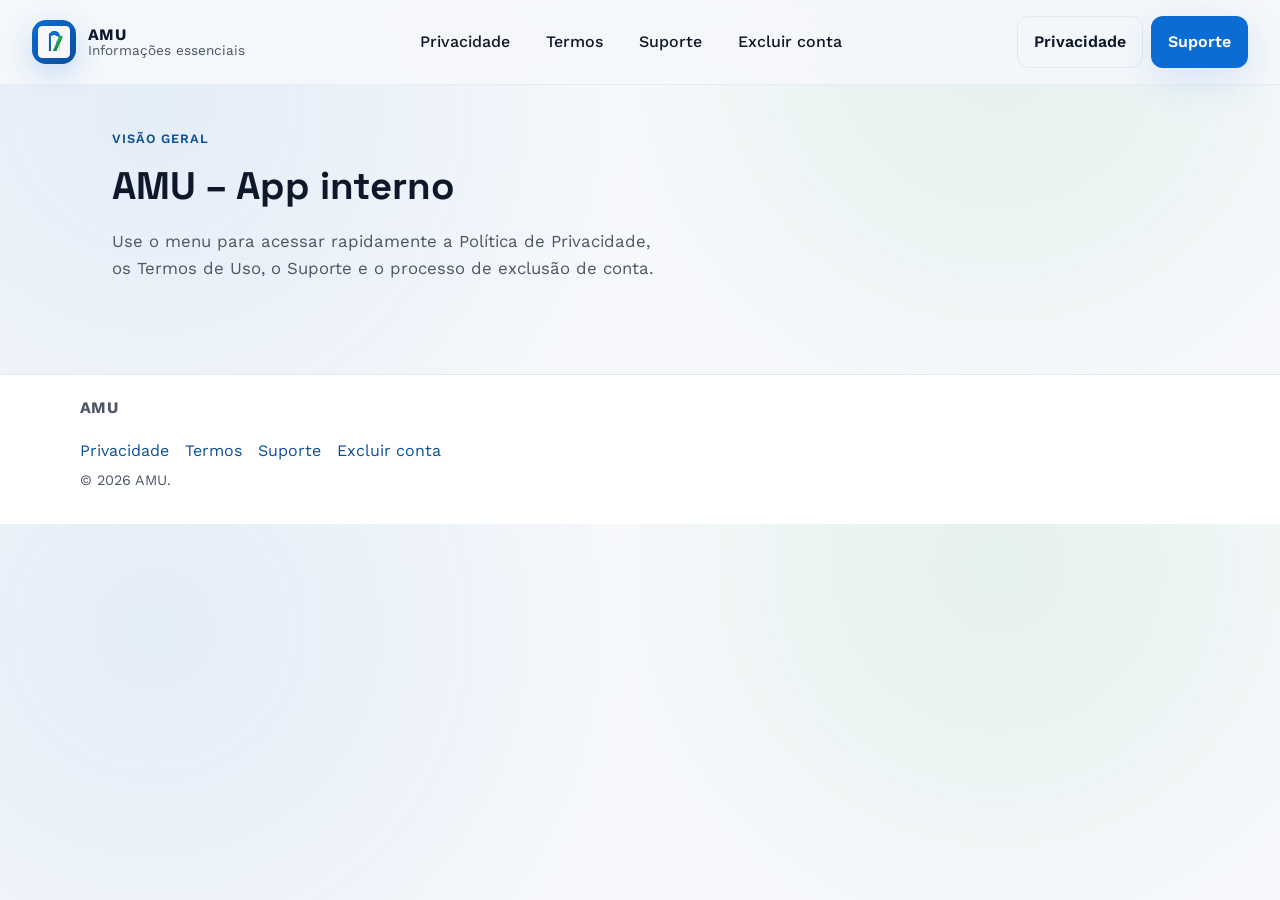
<file: index.html>
<!DOCTYPE html>
<html lang="pt-BR">
<head>
  <meta charset="UTF-8">
  <meta name="viewport" content="width=device-width, initial-scale=1">
  <meta name="description" content="AMU - visão geral e links rápidos para privacidade, termos, suporte e exclusão de conta.">
  <link rel="preconnect" href="https://fonts.googleapis.com">
  <link rel="preconnect" href="https://fonts.gstatic.com" crossorigin>
  <link href="https://fonts.googleapis.com/css2?family=Space+Grotesk:wght@400;500;600;700&family=Work+Sans:wght@400;500;600&display=swap" rel="stylesheet">
  <link rel="stylesheet" href="css/styles.css">
  <title>AMU | Página inicial</title>
</head>
<body>
  <a class="skip-link" href="#conteudo">Pular para o conteúdo principal</a>
  <header class="topbar">
    <div class="brand" aria-label="AMU - Aplicativo interno">
      <div class="brand-mark" aria-hidden="true">
        <img src="assets/amu-logo.svg" alt="Logomarca AMU" loading="lazy">
      </div>
      <div class="brand-copy">
        <span class="brand-name">AMU</span>
        <span class="brand-tagline">Informações essenciais</span>
      </div>
    </div>
    <nav class="nav" aria-label="Navegação principal">
      <a href="privacidade.html">Privacidade</a>
      <a href="terms.html">Termos</a>
      <a href="support.html">Suporte</a>
      <a href="delete-account.html">Excluir conta</a>
    </nav>
    <div class="cta-group">
      <a class="btn ghost" href="privacidade.html">Privacidade</a>
      <a class="btn solid" href="support.html">Suporte</a>
    </div>
  </header>

  <main id="conteudo">
    <section class="hero" id="inicio">
      <div class="hero-text">
        <p class="eyebrow">Visão geral</p>
        <h1>AMU – App interno</h1>
        <p class="lede">Use o menu para acessar rapidamente a Política de Privacidade, os Termos de Uso, o Suporte e o processo de exclusão de conta.</p>
      </div>
    </section>
  </main>

  <footer class="footer">
    <div class="footer-inner">
      <p class="brand-name">AMU</p>
      <div class="footer-links">
        <a href="privacidade.html">Privacidade</a>
        <a href="terms.html">Termos</a>
        <a href="support.html">Suporte</a>
        <a href="delete-account.html">Excluir conta</a>
      </div>
      <p class="small">© 2026 AMU.</p>
    </div>
  </footer>
</body>
</html>
</file>
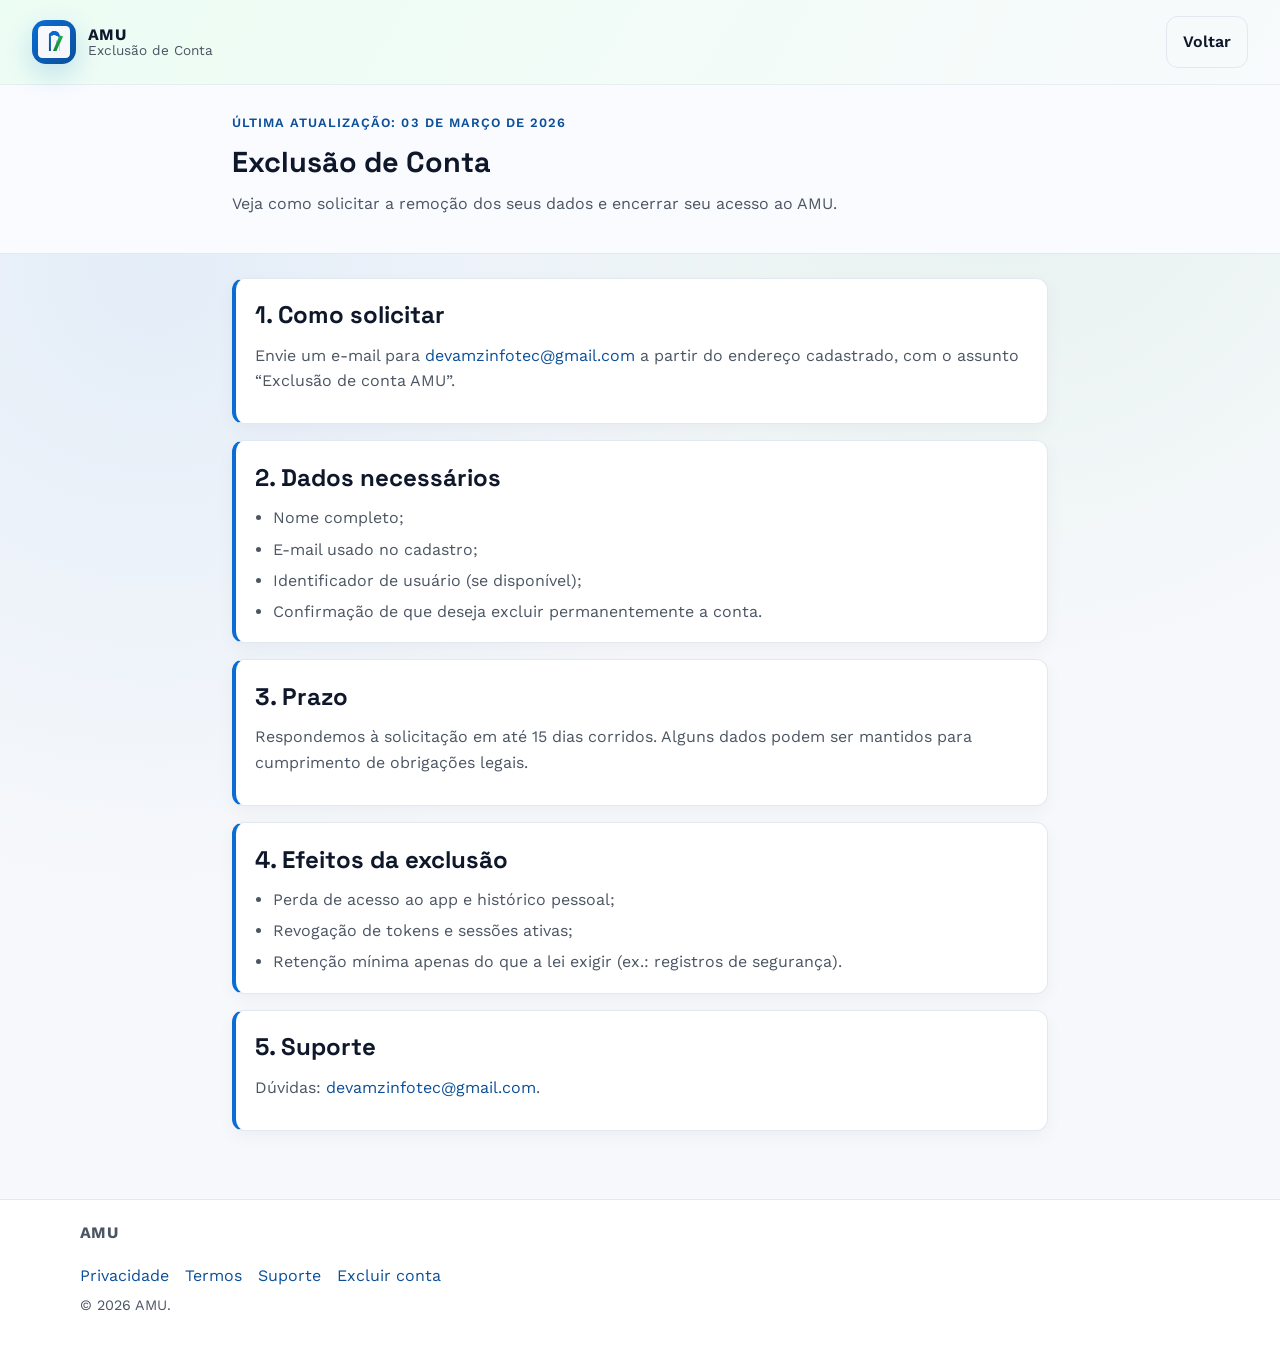
<file: delete-account.html>
<!DOCTYPE html>
<html lang="pt-BR">
<head>
  <meta charset="UTF-8">
  <meta name="viewport" content="width=device-width, initial-scale=1">
  <meta name="description" content="Como solicitar exclusão de conta no AMU.">
  <link rel="preconnect" href="https://fonts.googleapis.com">
  <link rel="preconnect" href="https://fonts.gstatic.com" crossorigin>
  <link href="https://fonts.googleapis.com/css2?family=Space+Grotesk:wght@400;500;600;700&family=Work+Sans:wght@400;500;600&display=swap" rel="stylesheet">
  <link rel="stylesheet" href="css/styles.css">
  <title>Excluir Conta | AMU</title>
</head>
<body class="policy-page">
  <a class="skip-link" href="#conteudo">Pular para o conteúdo principal</a>
  <header class="policy-hero">
    <div class="topbar minimal">
      <div class="brand" aria-label="AMU - Exclusão de Conta">
        <div class="brand-mark" aria-hidden="true">
          <img src="assets/amu-logo.svg" alt="Logomarca AMU" loading="lazy">
        </div>
        <div class="brand-copy">
          <span class="brand-name">AMU</span>
          <span class="brand-tagline">Exclusão de Conta</span>
        </div>
      </div>
      <div class="cta-group">
        <a class="btn ghost" href="index.html">Voltar</a>
      </div>
    </div>
    <div class="policy-hero-content" id="conteudo">
      <p class="eyebrow">Última atualização: 03 de março de 2026</p>
      <h1>Exclusão de Conta</h1>
      <p class="lede">Veja como solicitar a remoção dos seus dados e encerrar seu acesso ao AMU.</p>
    </div>
  </header>

  <main class="policy-main">
    <section class="policy-section">
      <h2>1. Como solicitar</h2>
      <p>Envie um e-mail para <a href="mailto:devamzinfotec@gmail.com">devamzinfotec@gmail.com</a> a partir do endereço cadastrado, com o assunto “Exclusão de conta AMU”.</p>
    </section>

    <section class="policy-section">
      <h2>2. Dados necessários</h2>
      <ul class="policy-list">
        <li>Nome completo;</li>
        <li>E-mail usado no cadastro;</li>
        <li>Identificador de usuário (se disponível);</li>
        <li>Confirmação de que deseja excluir permanentemente a conta.</li>
      </ul>
    </section>

    <section class="policy-section">
      <h2>3. Prazo</h2>
      <p>Respondemos à solicitação em até 15 dias corridos. Alguns dados podem ser mantidos para cumprimento de obrigações legais.</p>
    </section>

    <section class="policy-section">
      <h2>4. Efeitos da exclusão</h2>
      <ul class="policy-list">
        <li>Perda de acesso ao app e histórico pessoal;</li>
        <li>Revogação de tokens e sessões ativas;</li>
        <li>Retenção mínima apenas do que a lei exigir (ex.: registros de segurança).</li>
      </ul>
    </section>

    <section class="policy-section">
      <h2>5. Suporte</h2>
      <p>Dúvidas: <a href="mailto:devamzinfotec@gmail.com">devamzinfotec@gmail.com</a>.</p>
    </section>
  </main>

  <footer class="footer">
    <div class="footer-inner">
      <p class="brand-name">AMU</p>
      <div class="footer-links">
        <a href="privacidade.html">Privacidade</a>
        <a href="terms.html">Termos</a>
        <a href="support.html">Suporte</a>
        <a href="delete-account.html">Excluir conta</a>
      </div>
      <p class="small">© 2026 AMU.</p>
    </div>
  </footer>
</body>
</html>
</file>
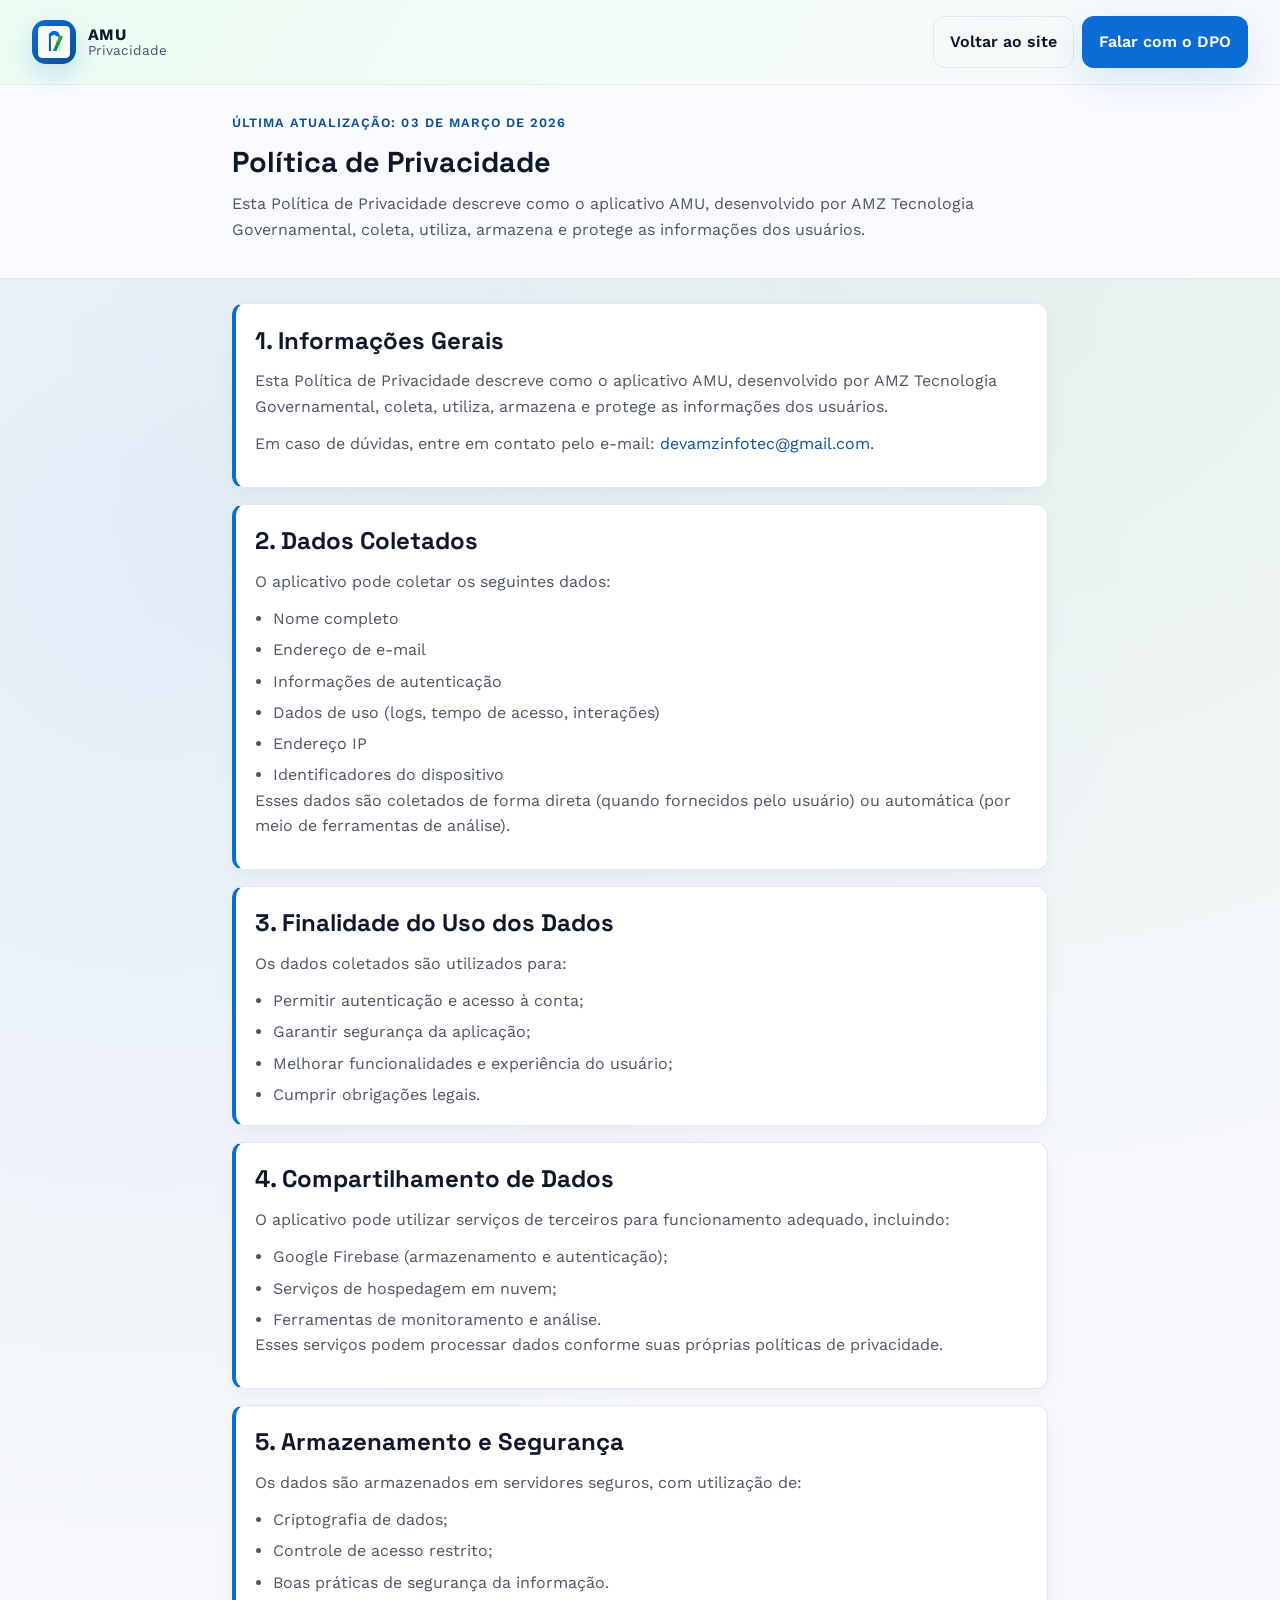
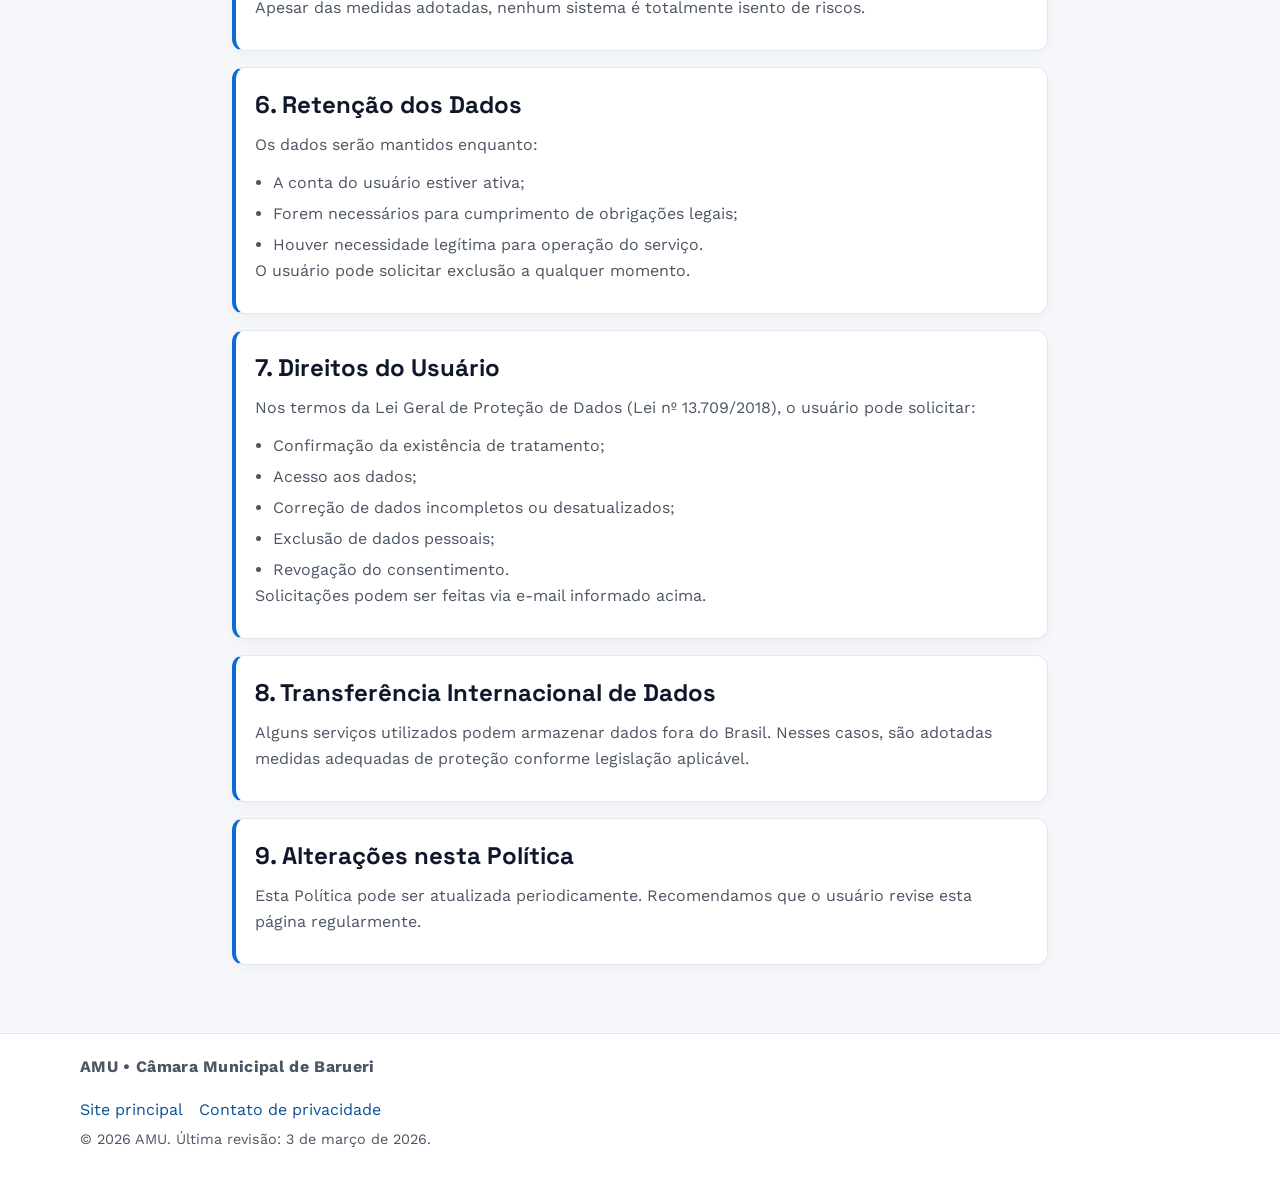
<file: privacidade.html>
<!DOCTYPE html>
<html lang="pt-BR">
<head>
  <meta charset="UTF-8">
  <meta name="viewport" content="width=device-width, initial-scale=1">
  <meta name="description" content="Política de Privacidade do aplicativo AMU. Saiba como coletamos, usamos e protegemos seus dados.">
  <link rel="preconnect" href="https://fonts.googleapis.com">
  <link rel="preconnect" href="https://fonts.gstatic.com" crossorigin>
  <link href="https://fonts.googleapis.com/css2?family=Space+Grotesk:wght@400;500;600;700&family=Work+Sans:wght@400;500;600&display=swap" rel="stylesheet">
  <link rel="stylesheet" href="css/styles.css">
  <title>Política de Privacidade | AMU Legislativo Barueri</title>
</head>
<body class="policy-page">
  <a class="skip-link" href="#conteudo">Pular para o conteúdo principal</a>
  <header class="policy-hero">
    <div class="topbar minimal">
      <div class="brand" aria-label="AMU - Aplicativo Legislativo da Câmara Municipal de Barueri">
        <div class="brand-mark" aria-hidden="true">
          <img src="assets/amu-logo.svg" alt="Logomarca AMU" loading="lazy">
        </div>
        <div class="brand-copy">
          <span class="brand-name">AMU</span>
          <span class="brand-tagline">Privacidade</span>
        </div>
      </div>
      <div class="cta-group">
        <a class="btn ghost" href="index.html">Voltar ao site</a>
        <a class="btn solid" href="#contato-privacidade">Falar com o DPO</a>
      </div>
    </div>
    <div class="policy-hero-content" id="conteudo">
      <p class="eyebrow">Última atualização: 03 de março de 2026</p>
      <h1>Política de Privacidade</h1>
      <p class="lede">Esta Política de Privacidade descreve como o aplicativo AMU, desenvolvido por AMZ Tecnologia Governamental, coleta, utiliza, armazena e protege as informações dos usuários.</p>
    </div>
  </header>

  <main class="policy-main">
    <section class="policy-section">
      <h2>1. Informações Gerais</h2>
      <p>Esta Política de Privacidade descreve como o aplicativo AMU, desenvolvido por AMZ Tecnologia Governamental, coleta, utiliza, armazena e protege as informações dos usuários.</p>
      <p>Em caso de dúvidas, entre em contato pelo e-mail: <a href="mailto:devamzinfotec@gmail.com">devamzinfotec@gmail.com</a>.</p>
    </section>

    <section class="policy-section">
      <h2>2. Dados Coletados</h2>
      <p>O aplicativo pode coletar os seguintes dados:</p>
      <ul class="policy-list">
        <li>Nome completo</li>
        <li>Endereço de e-mail</li>
        <li>Informações de autenticação</li>
        <li>Dados de uso (logs, tempo de acesso, interações)</li>
        <li>Endereço IP</li>
        <li>Identificadores do dispositivo</li>
      </ul>
      <p>Esses dados são coletados de forma direta (quando fornecidos pelo usuário) ou automática (por meio de ferramentas de análise).</p>
    </section>

    <section class="policy-section">
      <h2>3. Finalidade do Uso dos Dados</h2>
      <p>Os dados coletados são utilizados para:</p>
      <ul class="policy-list">
        <li>Permitir autenticação e acesso à conta;</li>
        <li>Garantir segurança da aplicação;</li>
        <li>Melhorar funcionalidades e experiência do usuário;</li>
        <li>Cumprir obrigações legais.</li>
      </ul>
    </section>

    <section class="policy-section">
      <h2>4. Compartilhamento de Dados</h2>
      <p>O aplicativo pode utilizar serviços de terceiros para funcionamento adequado, incluindo:</p>
      <ul class="policy-list">
        <li>Google Firebase (armazenamento e autenticação);</li>
        <li>Serviços de hospedagem em nuvem;</li>
        <li>Ferramentas de monitoramento e análise.</li>
      </ul>
      <p>Esses serviços podem processar dados conforme suas próprias políticas de privacidade.</p>
    </section>

    <section class="policy-section">
      <h2>5. Armazenamento e Segurança</h2>
      <p>Os dados são armazenados em servidores seguros, com utilização de:</p>
      <ul class="policy-list">
        <li>Criptografia de dados;</li>
        <li>Controle de acesso restrito;</li>
        <li>Boas práticas de segurança da informação.</li>
      </ul>
      <p>Apesar das medidas adotadas, nenhum sistema é totalmente isento de riscos.</p>
    </section>

    <section class="policy-section">
      <h2>6. Retenção dos Dados</h2>
      <p>Os dados serão mantidos enquanto:</p>
      <ul class="policy-list">
        <li>A conta do usuário estiver ativa;</li>
        <li>Forem necessários para cumprimento de obrigações legais;</li>
        <li>Houver necessidade legítima para operação do serviço.</li>
      </ul>
      <p>O usuário pode solicitar exclusão a qualquer momento.</p>
    </section>

    <section class="policy-section">
      <h2>7. Direitos do Usuário</h2>
      <p>Nos termos da Lei Geral de Proteção de Dados (Lei nº 13.709/2018), o usuário pode solicitar:</p>
      <ul class="policy-list">
        <li>Confirmação da existência de tratamento;</li>
        <li>Acesso aos dados;</li>
        <li>Correção de dados incompletos ou desatualizados;</li>
        <li>Exclusão de dados pessoais;</li>
        <li>Revogação do consentimento.</li>
      </ul>
      <p>Solicitações podem ser feitas via e-mail informado acima.</p>
    </section>

    <section class="policy-section">
      <h2>8. Transferência Internacional de Dados</h2>
      <p>Alguns serviços utilizados podem armazenar dados fora do Brasil. Nesses casos, são adotadas medidas adequadas de proteção conforme legislação aplicável.</p>
    </section>

    <section class="policy-section">
      <h2>9. Alterações nesta Política</h2>
      <p>Esta Política pode ser atualizada periodicamente. Recomendamos que o usuário revise esta página regularmente.</p>
    </section>
  </main>

  <footer class="footer">
    <div class="footer-inner">
      <p class="brand-name">AMU • Câmara Municipal de Barueri</p>
      <div class="footer-links">
        <a href="index.html">Site principal</a>
        <a href="#contato-privacidade">Contato de privacidade</a>
      </div>
      <p class="small">© 2026 AMU. Última revisão: 3 de março de 2026.</p>
    </div>
  </footer>
</body>
</html>
</file>
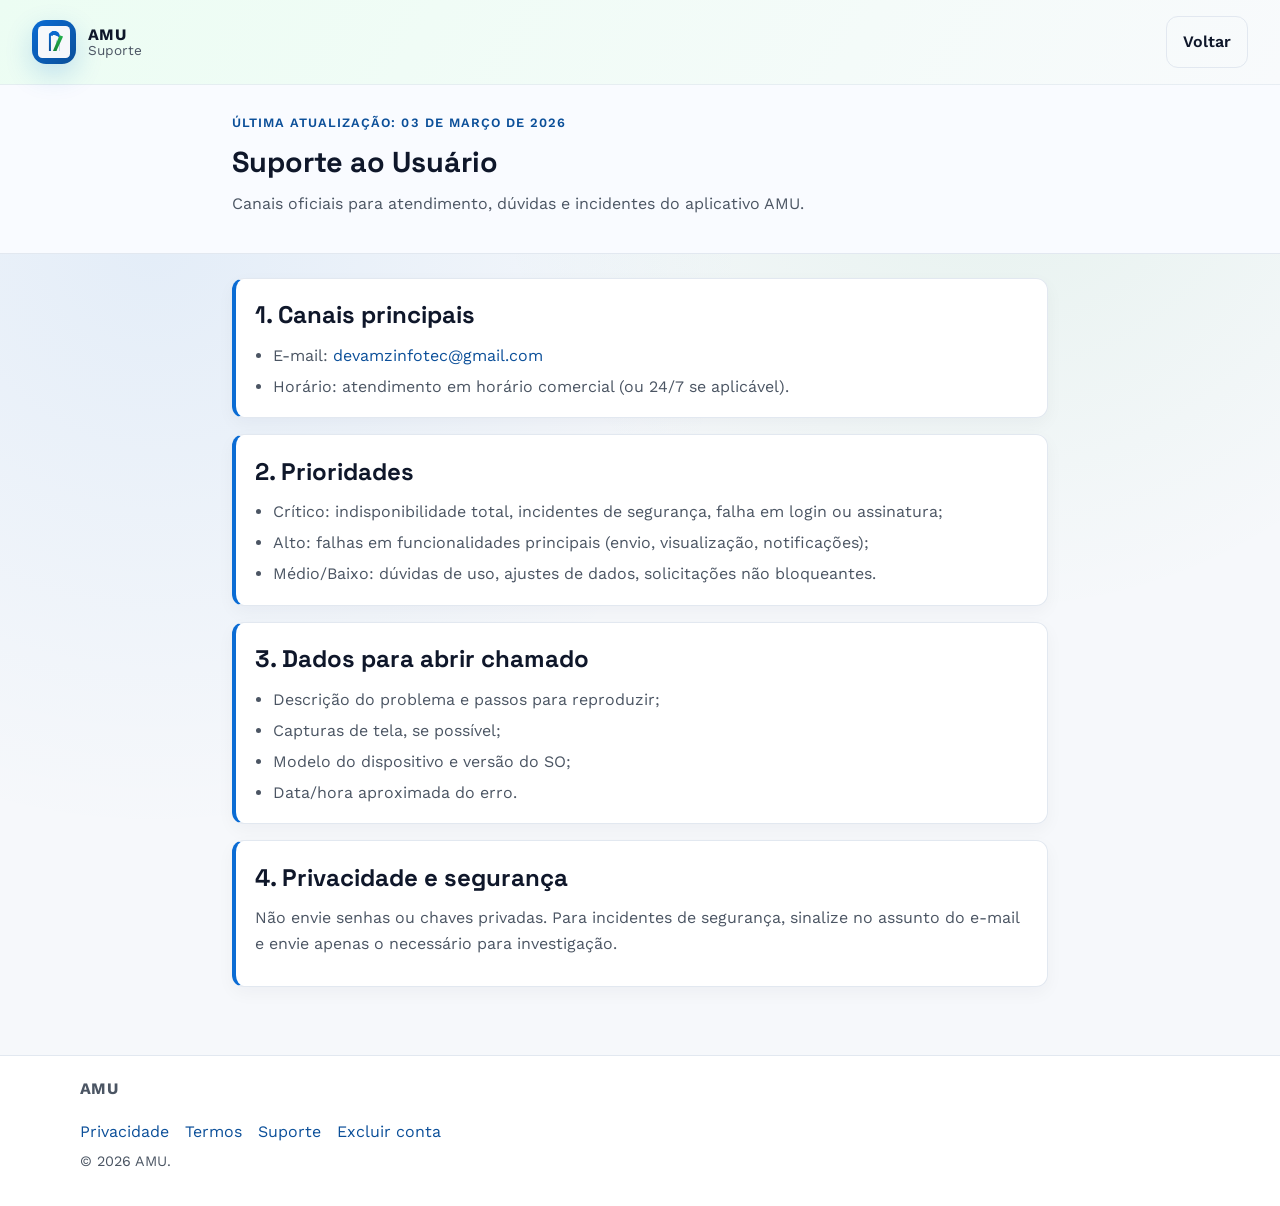
<file: support.html>
<!DOCTYPE html>
<html lang="pt-BR">
<head>
  <meta charset="UTF-8">
  <meta name="viewport" content="width=device-width, initial-scale=1">
  <meta name="description" content="Canais de suporte do aplicativo AMU.">
  <link rel="preconnect" href="https://fonts.googleapis.com">
  <link rel="preconnect" href="https://fonts.gstatic.com" crossorigin>
  <link href="https://fonts.googleapis.com/css2?family=Space+Grotesk:wght@400;500;600;700&family=Work+Sans:wght@400;500;600&display=swap" rel="stylesheet">
  <link rel="stylesheet" href="css/styles.css">
  <title>Suporte | AMU</title>
</head>
<body class="policy-page">
  <a class="skip-link" href="#conteudo">Pular para o conteúdo principal</a>
  <header class="policy-hero">
    <div class="topbar minimal">
      <div class="brand" aria-label="AMU - Suporte">
        <div class="brand-mark" aria-hidden="true">
          <img src="assets/amu-logo.svg" alt="Logomarca AMU" loading="lazy">
        </div>
        <div class="brand-copy">
          <span class="brand-name">AMU</span>
          <span class="brand-tagline">Suporte</span>
        </div>
      </div>
      <div class="cta-group">
        <a class="btn ghost" href="index.html">Voltar</a>
      </div>
    </div>
    <div class="policy-hero-content" id="conteudo">
      <p class="eyebrow">Última atualização: 03 de março de 2026</p>
      <h1>Suporte ao Usuário</h1>
      <p class="lede">Canais oficiais para atendimento, dúvidas e incidentes do aplicativo AMU.</p>
    </div>
  </header>

  <main class="policy-main">
    <section class="policy-section">
      <h2>1. Canais principais</h2>
      <ul class="policy-list">
        <li>E-mail: <a href="mailto:devamzinfotec@gmail.com">devamzinfotec@gmail.com</a></li>
        <li>Horário: atendimento em horário comercial (ou 24/7 se aplicável).</li>
      </ul>
    </section>

    <section class="policy-section">
      <h2>2. Prioridades</h2>
      <ul class="policy-list">
        <li>Crítico: indisponibilidade total, incidentes de segurança, falha em login ou assinatura;</li>
        <li>Alto: falhas em funcionalidades principais (envio, visualização, notificações);</li>
        <li>Médio/Baixo: dúvidas de uso, ajustes de dados, solicitações não bloqueantes.</li>
      </ul>
    </section>

    <section class="policy-section">
      <h2>3. Dados para abrir chamado</h2>
      <ul class="policy-list">
        <li>Descrição do problema e passos para reproduzir;</li>
        <li>Capturas de tela, se possível;</li>
        <li>Modelo do dispositivo e versão do SO;</li>
        <li>Data/hora aproximada do erro.</li>
      </ul>
    </section>

    <section class="policy-section">
      <h2>4. Privacidade e segurança</h2>
      <p>Não envie senhas ou chaves privadas. Para incidentes de segurança, sinalize no assunto do e-mail e envie apenas o necessário para investigação.</p>
    </section>
  </main>

  <footer class="footer">
    <div class="footer-inner">
      <p class="brand-name">AMU</p>
      <div class="footer-links">
        <a href="privacidade.html">Privacidade</a>
        <a href="terms.html">Termos</a>
        <a href="support.html">Suporte</a>
        <a href="delete-account.html">Excluir conta</a>
      </div>
      <p class="small">© 2026 AMU.</p>
    </div>
  </footer>
</body>
</html>
</file>
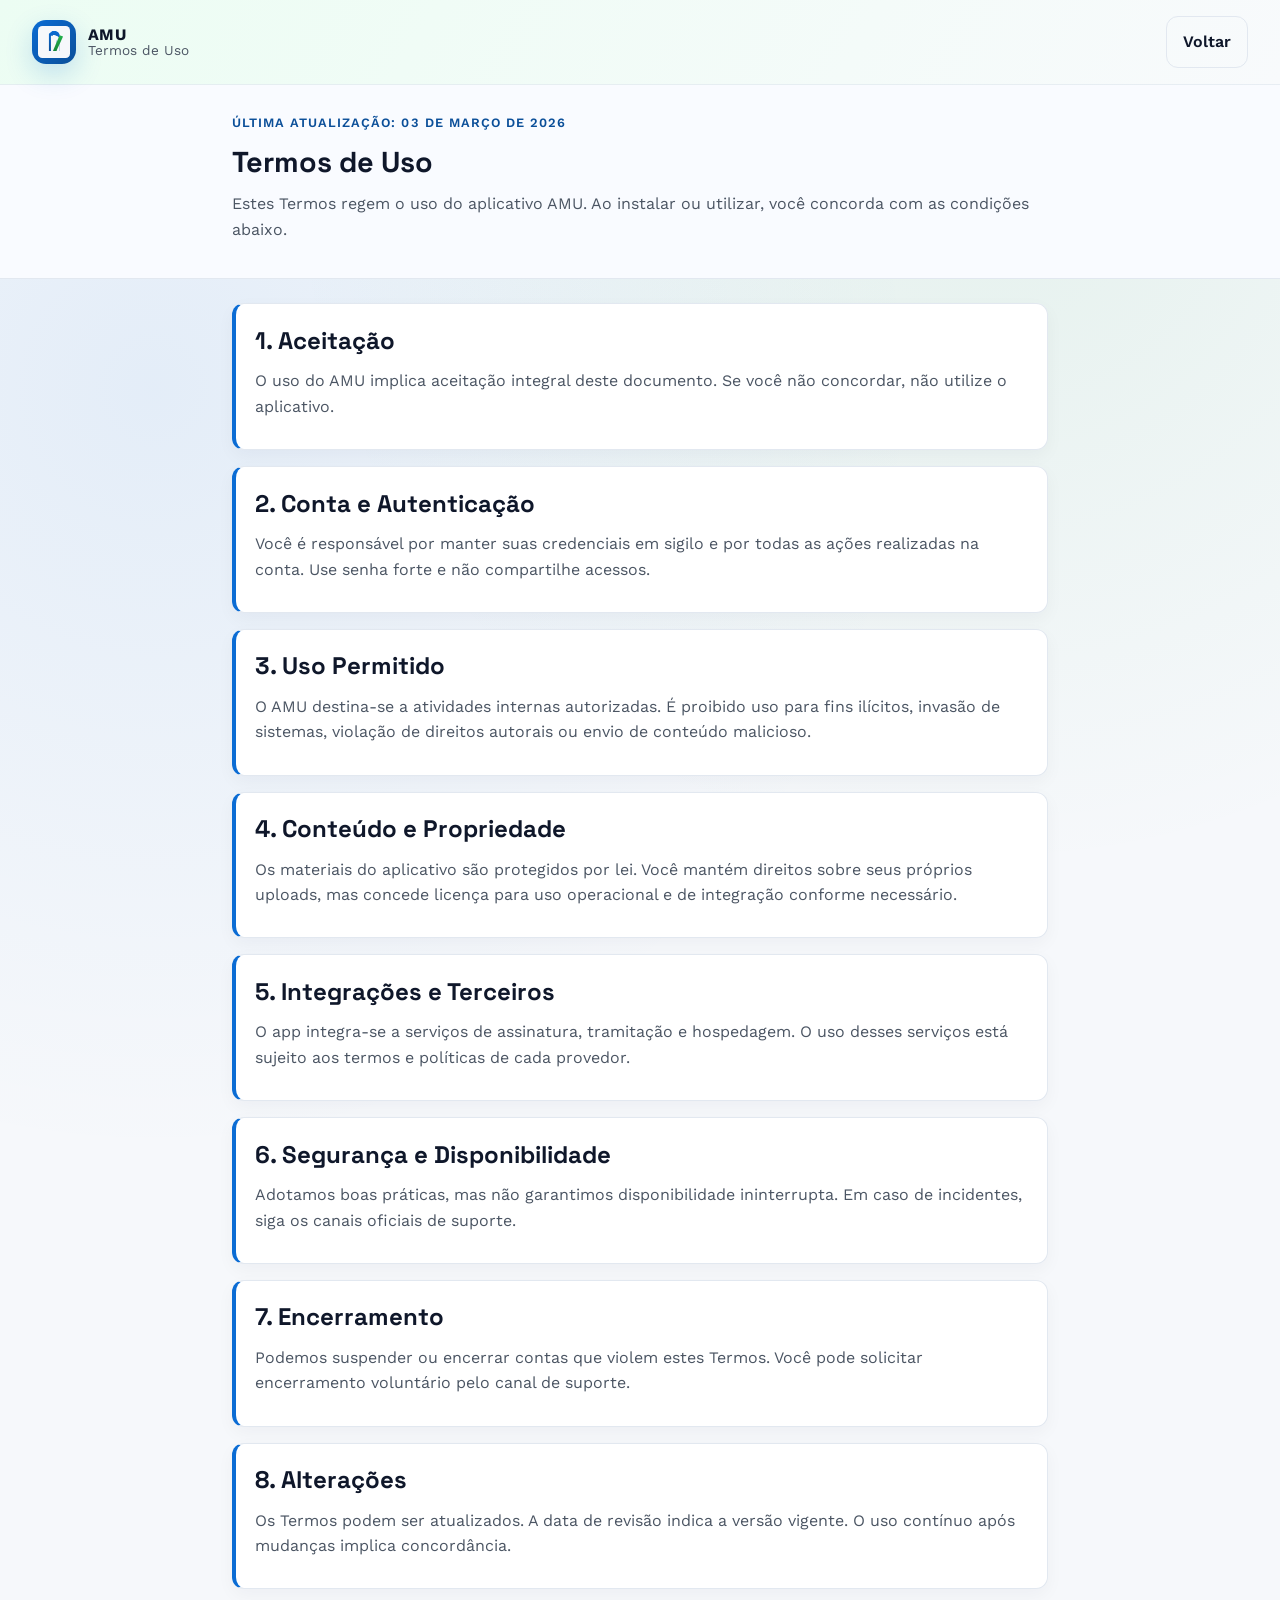
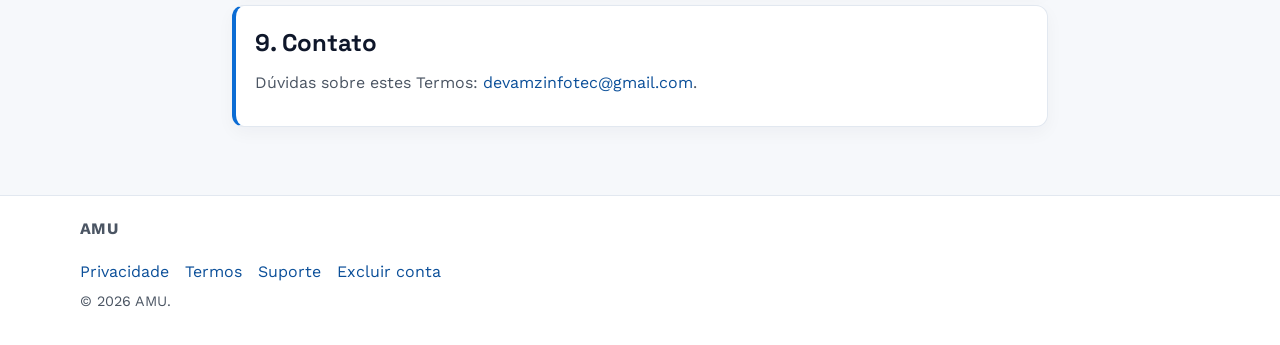
<file: terms.html>
<!DOCTYPE html>
<html lang="pt-BR">
<head>
  <meta charset="UTF-8">
  <meta name="viewport" content="width=device-width, initial-scale=1">
  <meta name="description" content="Termos de Uso do aplicativo AMU.">
  <link rel="preconnect" href="https://fonts.googleapis.com">
  <link rel="preconnect" href="https://fonts.gstatic.com" crossorigin>
  <link href="https://fonts.googleapis.com/css2?family=Space+Grotesk:wght@400;500;600;700&family=Work+Sans:wght@400;500;600&display=swap" rel="stylesheet">
  <link rel="stylesheet" href="css/styles.css">
  <title>Termos de Uso | AMU</title>
</head>
<body class="policy-page">
  <a class="skip-link" href="#conteudo">Pular para o conteúdo principal</a>
  <header class="policy-hero">
    <div class="topbar minimal">
      <div class="brand" aria-label="AMU - Termos de Uso">
        <div class="brand-mark" aria-hidden="true">
          <img src="assets/amu-logo.svg" alt="Logomarca AMU" loading="lazy">
        </div>
        <div class="brand-copy">
          <span class="brand-name">AMU</span>
          <span class="brand-tagline">Termos de Uso</span>
        </div>
      </div>
      <div class="cta-group">
        <a class="btn ghost" href="index.html">Voltar</a>
      </div>
    </div>
    <div class="policy-hero-content" id="conteudo">
      <p class="eyebrow">Última atualização: 03 de março de 2026</p>
      <h1>Termos de Uso</h1>
      <p class="lede">Estes Termos regem o uso do aplicativo AMU. Ao instalar ou utilizar, você concorda com as condições abaixo.</p>
    </div>
  </header>

  <main class="policy-main">
    <section class="policy-section">
      <h2>1. Aceitação</h2>
      <p>O uso do AMU implica aceitação integral deste documento. Se você não concordar, não utilize o aplicativo.</p>
    </section>

    <section class="policy-section">
      <h2>2. Conta e Autenticação</h2>
      <p>Você é responsável por manter suas credenciais em sigilo e por todas as ações realizadas na conta. Use senha forte e não compartilhe acessos.</p>
    </section>

    <section class="policy-section">
      <h2>3. Uso Permitido</h2>
      <p>O AMU destina-se a atividades internas autorizadas. É proibido uso para fins ilícitos, invasão de sistemas, violação de direitos autorais ou envio de conteúdo malicioso.</p>
    </section>

    <section class="policy-section">
      <h2>4. Conteúdo e Propriedade</h2>
      <p>Os materiais do aplicativo são protegidos por lei. Você mantém direitos sobre seus próprios uploads, mas concede licença para uso operacional e de integração conforme necessário.</p>
    </section>

    <section class="policy-section">
      <h2>5. Integrações e Terceiros</h2>
      <p>O app integra-se a serviços de assinatura, tramitação e hospedagem. O uso desses serviços está sujeito aos termos e políticas de cada provedor.</p>
    </section>

    <section class="policy-section">
      <h2>6. Segurança e Disponibilidade</h2>
      <p>Adotamos boas práticas, mas não garantimos disponibilidade ininterrupta. Em caso de incidentes, siga os canais oficiais de suporte.</p>
    </section>

    <section class="policy-section">
      <h2>7. Encerramento</h2>
      <p>Podemos suspender ou encerrar contas que violem estes Termos. Você pode solicitar encerramento voluntário pelo canal de suporte.</p>
    </section>

    <section class="policy-section">
      <h2>8. Alterações</h2>
      <p>Os Termos podem ser atualizados. A data de revisão indica a versão vigente. O uso contínuo após mudanças implica concordância.</p>
    </section>

    <section class="policy-section">
      <h2>9. Contato</h2>
      <p>Dúvidas sobre estes Termos: <a href="mailto:devamzinfotec@gmail.com">devamzinfotec@gmail.com</a>.</p>
    </section>
  </main>

  <footer class="footer">
    <div class="footer-inner">
      <p class="brand-name">AMU</p>
      <div class="footer-links">
        <a href="privacidade.html">Privacidade</a>
        <a href="terms.html">Termos</a>
        <a href="support.html">Suporte</a>
        <a href="delete-account.html">Excluir conta</a>
      </div>
      <p class="small">© 2026 AMU.</p>
    </div>
  </footer>
</body>
</html>
</file>
<file: css/styles.css>
:root {
  color-scheme: light;
  --bg: #f6f8fb;
  --surface: #ffffff;
  --text: #0f172a;
  --muted: #4b5563;
  --primary: #0b6cd4;
  --primary-strong: #0b4f99;
  --accent: #1ca34a;
  --border: #e2e8f0;
  --shadow: 0 12px 38px rgba(11, 108, 212, 0.14);
  --radius: 16px;
  --max-width: 1120px;
  --font-heading: 'Space Grotesk', 'Helvetica Neue', sans-serif;
  --font-body: 'Work Sans', 'Helvetica Neue', sans-serif;
}

* { box-sizing: border-box; }

body {
  margin: 0;
  font-family: var(--font-body);
  color: var(--text);
  background: radial-gradient(circle at 12% 20%, rgba(11, 108, 212, 0.08), transparent 40%),
              radial-gradient(circle at 78% 8%, rgba(28, 163, 74, 0.08), transparent 35%),
              var(--bg);
  line-height: 1.6;
  -webkit-font-smoothing: antialiased;
}

a { color: var(--primary-strong); text-decoration: none; }
a:hover { text-decoration: underline; }

img { max-width: 100%; display: block; }

h1, h2, h3 { font-family: var(--font-heading); margin: 0 0 0.5rem; }

p { margin: 0 0 0.75rem; color: var(--muted); }

ul { padding-left: 1.2rem; margin: 0; color: var(--muted); }

strong { color: var(--text); }

.skip-link {
  position: absolute;
  left: -999px;
  top: 0.5rem;
  background: var(--primary);
  color: #fff;
  padding: 0.75rem 1rem;
  border-radius: 8px;
  z-index: 999;
}

.skip-link:focus { left: 0.5rem; }

.topbar {
  position: sticky;
  top: 0;
  z-index: 10;
  display: flex;
  align-items: center;
  gap: 1rem;
  justify-content: space-between;
  padding: 1rem 1.25rem;
  background: rgba(246, 248, 251, 0.9);
  backdrop-filter: blur(8px);
  border-bottom: 1px solid rgba(226, 232, 240, 0.7);
}

.topbar.minimal {
  position: static;
  background: linear-gradient(120deg, #ecfdf3, #f8fafc);
}

.brand { display: flex; align-items: center; gap: 0.75rem; }

.brand-mark {
  width: 44px;
  height: 44px;
  border-radius: 14px;
  background: linear-gradient(135deg, #0b6cd4, #0b4f99);
  display: grid;
  place-items: center;
  overflow: hidden;
  box-shadow: 0 10px 28px rgba(11, 108, 212, 0.2);
}

.brand-mark img { width: 32px; height: 32px; }

.brand-copy { display: flex; flex-direction: column; line-height: 1.1; }

.brand-name { font-weight: 700; letter-spacing: 0.02em; }

.brand-tagline { font-size: 0.85rem; color: var(--muted); }

.nav {
  display: flex;
  align-items: center;
  gap: 0.85rem;
  font-weight: 500;
  overflow-x: auto;
  padding: 0.35rem 0;
}

.nav a { color: var(--text); padding: 0.35rem 0.5rem; border-radius: 8px; white-space: nowrap; }

.nav a:hover { background: rgba(11, 108, 212, 0.08); text-decoration: none; }

.cta-group { display: flex; align-items: center; gap: 0.5rem; }

.btn {
  display: inline-flex;
  align-items: center;
  justify-content: center;
  gap: 0.35rem;
  padding: 0.75rem 1rem;
  border-radius: 12px;
  border: 1px solid transparent;
  font-weight: 600;
  cursor: pointer;
  text-decoration: none;
  transition: transform 160ms ease, box-shadow 160ms ease;
}

.btn.solid { background: var(--primary); color: #fff; box-shadow: var(--shadow); }
.btn.solid:hover { transform: translateY(-2px); box-shadow: 0 14px 32px rgba(11, 79, 153, 0.25); }

.btn.soft { background: rgba(11, 108, 212, 0.08); color: var(--primary-strong); border-color: rgba(11, 108, 212, 0.18); }
.btn.soft:hover { transform: translateY(-1px); }

.btn.ghost { background: transparent; border-color: var(--border); color: var(--text); }
.btn.ghost:hover { background: rgba(11, 108, 212, 0.08); }

.hero {
  display: grid;
  gap: 1.5rem;
  padding: 1.5rem 1.25rem 2.5rem;
  max-width: var(--max-width);
  margin: 0 auto;
  align-items: center;
}

.hero-text h1 { font-size: 2rem; margin-bottom: 0.75rem; }

.hero .lede { font-size: 1.05rem; color: var(--muted); }

.eyebrow {
  text-transform: uppercase;
  letter-spacing: 0.08em;
  font-size: 0.8rem;
  font-weight: 600;
  color: var(--primary-strong);
  margin-bottom: 0.35rem;
}

.hero-actions { display: flex; flex-wrap: wrap; gap: 0.75rem; margin: 1rem 0; }

.hero-badges {
  display: flex;
  flex-wrap: wrap;
  gap: 0.5rem;
  padding: 0;
  list-style: none;
}

.hero-badges li {
  background: rgba(11, 108, 212, 0.08);
  color: var(--text);
  padding: 0.55rem 0.75rem;
  border-radius: 999px;
  font-weight: 600;
  border: 1px solid rgba(11, 108, 212, 0.14);
}

.hero-card {
  background: var(--surface);
  border: 1px solid var(--border);
  box-shadow: var(--shadow);
  border-radius: var(--radius);
  padding: 1.25rem;
  display: flex;
  flex-direction: column;
  gap: 0.85rem;
  max-width: 440px;
  margin: 0 auto;
}

.card-header, .card-footer { display: flex; justify-content: space-between; align-items: center; }

.status {
  padding: 0.35rem 0.65rem;
  border-radius: 999px;
  font-size: 0.85rem;
  font-weight: 700;
}

.status-in-progress { background: rgba(28, 163, 74, 0.14); color: #166534; }

.step { display: grid; grid-template-columns: auto 1fr; gap: 0.65rem; align-items: start; margin-bottom: 0.5rem; }

.dot {
  width: 14px;
  height: 14px;
  border-radius: 50%;
  border: 2px solid var(--border);
  margin-top: 0.2rem;
}

.dot.done { background: var(--primary); border-color: var(--primary); }
.dot.current { background: #e8f2ff; border-color: #0b6cd4; }

.step-title { margin: 0 0 0.1rem; font-weight: 700; color: var(--text); }
.step-desc { margin: 0; color: var(--muted); font-size: 0.95rem; }

.card { background: var(--surface); border: 1px solid var(--border); border-radius: var(--radius); padding: 1.2rem; box-shadow: 0 10px 26px rgba(15, 23, 42, 0.04); }

.soft-card { background: linear-gradient(135deg, rgba(11, 108, 212, 0.06), rgba(28, 163, 74, 0.08)); }

.section {
  max-width: var(--max-width);
  margin: 0 auto;
  padding: 2.5rem 1.25rem;
}

.section.alt { background: rgba(255, 255, 255, 0.8); border-radius: 22px; box-shadow: 0 14px 40px rgba(15, 23, 42, 0.06); }

.section-header { max-width: 720px; }

.section-header h2 { font-size: 1.6rem; }

.steps-grid, .benefits-grid, .privacy-grid, .faq-grid, .store-grid {
  display: grid;
  gap: 1rem;
  margin-top: 1.5rem;
}

.icon-bubble {
  width: 40px;
  height: 40px;
  border-radius: 12px;
  background: rgba(11, 108, 212, 0.12);
  color: var(--primary-strong);
  display: grid;
  place-items: center;
  font-weight: 700;
  margin-bottom: 0.5rem;
}

.benefits-grid ul { list-style: disc; padding-left: 1.1rem; }

.privacy-grid h3, .faq-item h3 { margin-bottom: 0.35rem; }

.policy-cta { display: flex; gap: 0.75rem; margin-top: 1rem; flex-wrap: wrap; }

.store-grid { grid-template-columns: repeat(auto-fit, minmax(220px, 1fr)); }

.store-btn {
  display: flex;
  flex-direction: column;
  gap: 0.25rem;
  padding: 1rem 1.2rem;
  border-radius: var(--radius);
  border: 1px dashed rgba(11, 108, 212, 0.3);
  background: #fff;
  color: var(--text);
  font-weight: 600;
  transition: transform 160ms ease, box-shadow 160ms ease, border-color 160ms ease;
}

.store-btn:hover { transform: translateY(-2px); box-shadow: 0 12px 28px rgba(15, 23, 42, 0.08); border-color: var(--primary); text-decoration: none; }

.store-name { font-size: 1rem; }
.store-copy { color: var(--muted); font-weight: 500; }

.faq-grid { grid-template-columns: repeat(auto-fit, minmax(240px, 1fr)); }

.contact-card { background: var(--surface); border: 1px solid var(--border); border-radius: var(--radius); padding: 1.2rem; box-shadow: 0 10px 26px rgba(15, 23, 42, 0.04); }

.contact-line { margin: 0.35rem 0; color: var(--text); }

.footer {
  border-top: 1px solid var(--border);
  padding: 1.25rem;
  margin-top: 2rem;
  background: #fff;
}

.footer-inner { max-width: var(--max-width); margin: 0 auto; display: grid; gap: 0.35rem; align-items: center; }

.footer-links { display: flex; gap: 1rem; flex-wrap: wrap; }

.small { font-size: 0.9rem; color: var(--muted); }

.policy-hero { background: #f9fbff; padding-bottom: 0.5rem; border-bottom: 1px solid var(--border); }

.policy-hero-content {
  max-width: 880px;
  margin: 0 auto;
  padding: 1.75rem 1.25rem 1rem;
}

.policy-hero-content h1 { font-size: 1.8rem; margin-bottom: 0.4rem; }

.policy-main {
  max-width: 880px;
  margin: 0 auto;
  padding: 1.5rem 1.25rem 2.25rem;
  display: flex;
  flex-direction: column;
  gap: 1rem;
}

.toc {
  background: var(--surface);
  border: 1px solid var(--border);
  border-radius: var(--radius);
  padding: 1.2rem;
  box-shadow: 0 10px 26px rgba(15, 23, 42, 0.04);
}

.toc h2 { font-size: 1.1rem; margin-bottom: 0.5rem; }

.toc ol { padding-left: 1.1rem; margin: 0; display: grid; gap: 0.25rem; color: var(--muted); }

.policy-section {
  background: #fff;
  border: 1px solid var(--border);
  border-radius: 12px;
  padding: 1.1rem 1.2rem;
  box-shadow: 0 6px 18px rgba(15, 23, 42, 0.04);
  border-left: 4px solid var(--primary);
}

.policy-list { margin: 0.4rem 0 0; padding-left: 1.1rem; display: grid; gap: 0.35rem; }

.token { background: rgba(11, 108, 212, 0.08); padding: 0.15rem 0.4rem; border-radius: 6px; font-family: 'Space Grotesk', monospace; }

.status, .hero-card, .card, .policy-section { animation: fade-up 220ms ease; }

@keyframes fade-up {
  from { opacity: 0; transform: translateY(8px); }
  to { opacity: 1; transform: translateY(0); }
}

@media (min-width: 768px) {
  .nav { display: flex; }
  .hero { grid-template-columns: 1.2fr 1fr; padding-top: 2.25rem; }
  .hero-text h1 { font-size: 2.4rem; }
  .section { padding: 3rem 1.25rem; }
  .steps-grid { grid-template-columns: repeat(3, minmax(0, 1fr)); }
  .privacy-grid { grid-template-columns: repeat(3, minmax(0, 1fr)); }
  .benefits-grid { grid-template-columns: repeat(2, minmax(0, 1fr)); }
}

@media (min-width: 1024px) {
  .topbar { padding: 1rem 2rem; }
  .hero { padding: 2.75rem 2rem 3rem; }
  .section, .policy-hero-content, .policy-main { padding-left: 2rem; padding-right: 2rem; }
  .nav { gap: 1.25rem; }
}

@media (prefers-reduced-motion: reduce) {
  *, *::before, *::after { animation-duration: 0.001ms !important; transition-duration: 0.001ms !important; }
}
</file>
